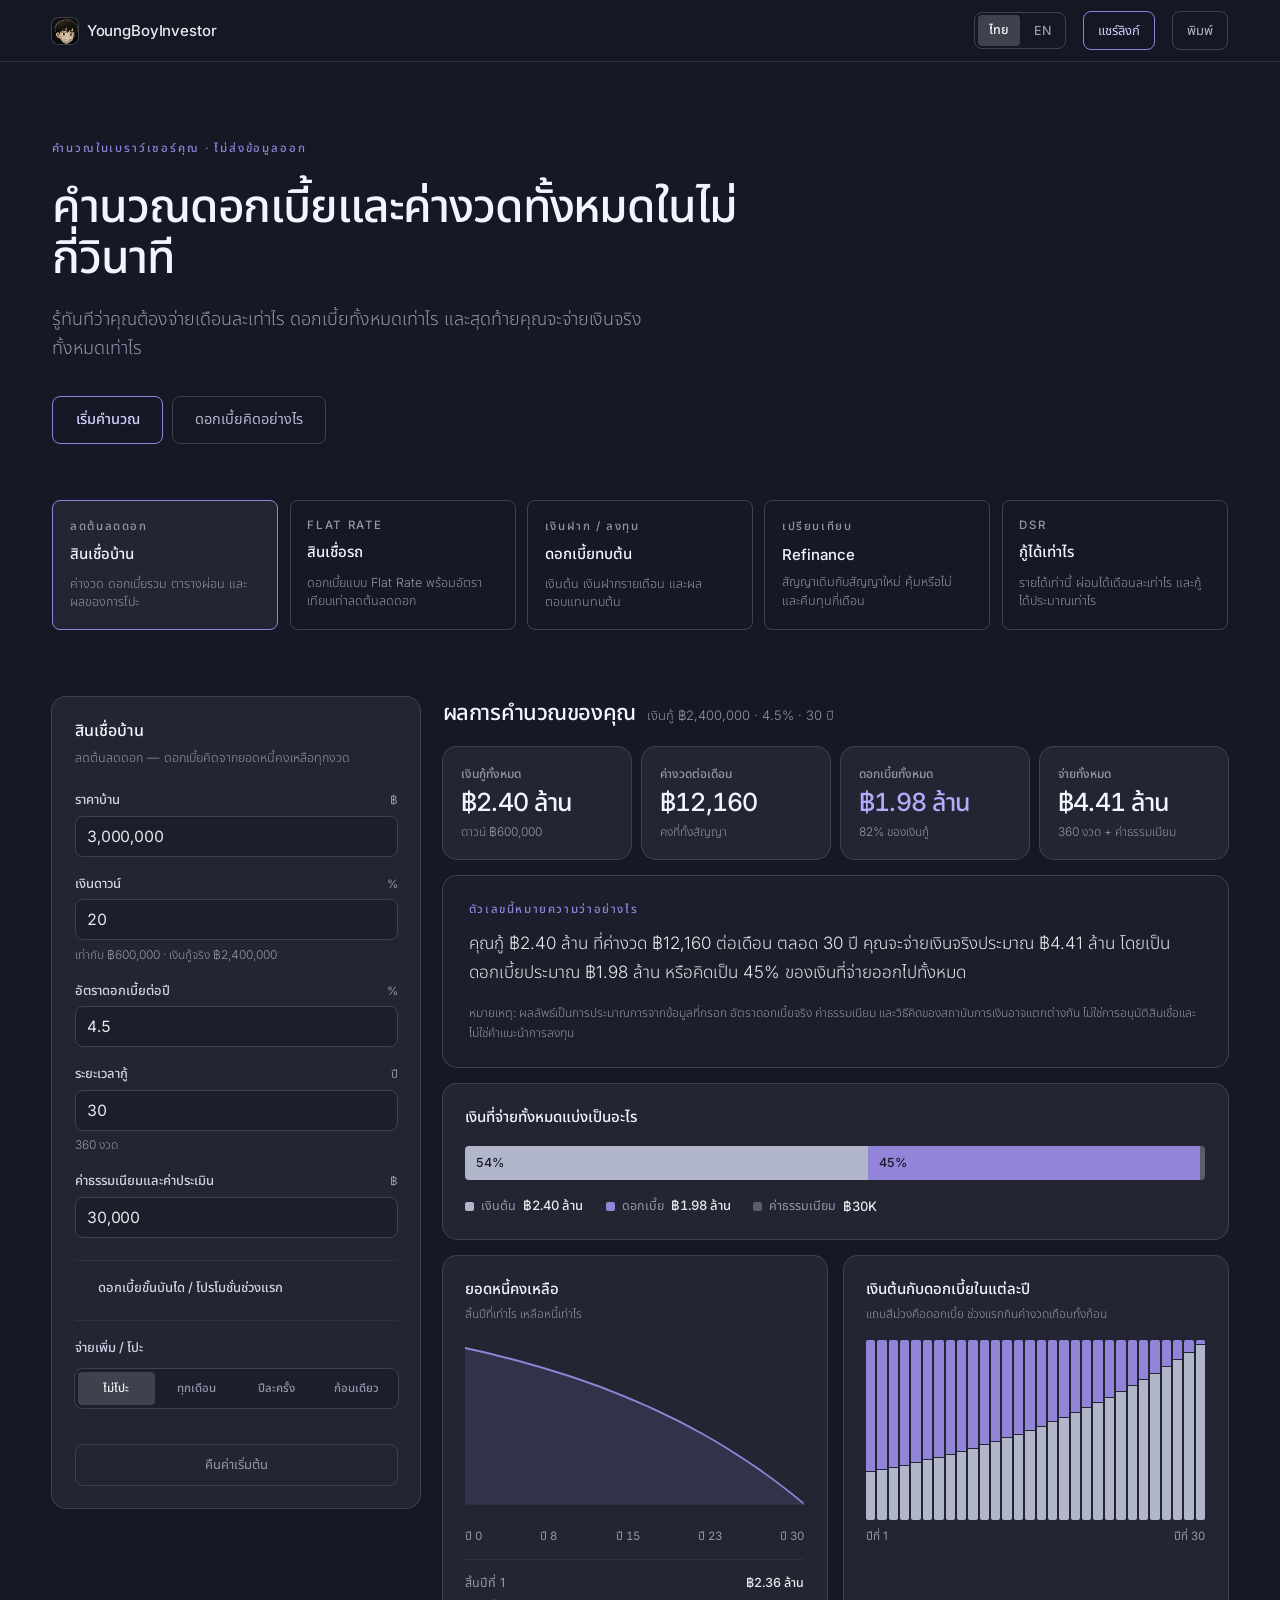
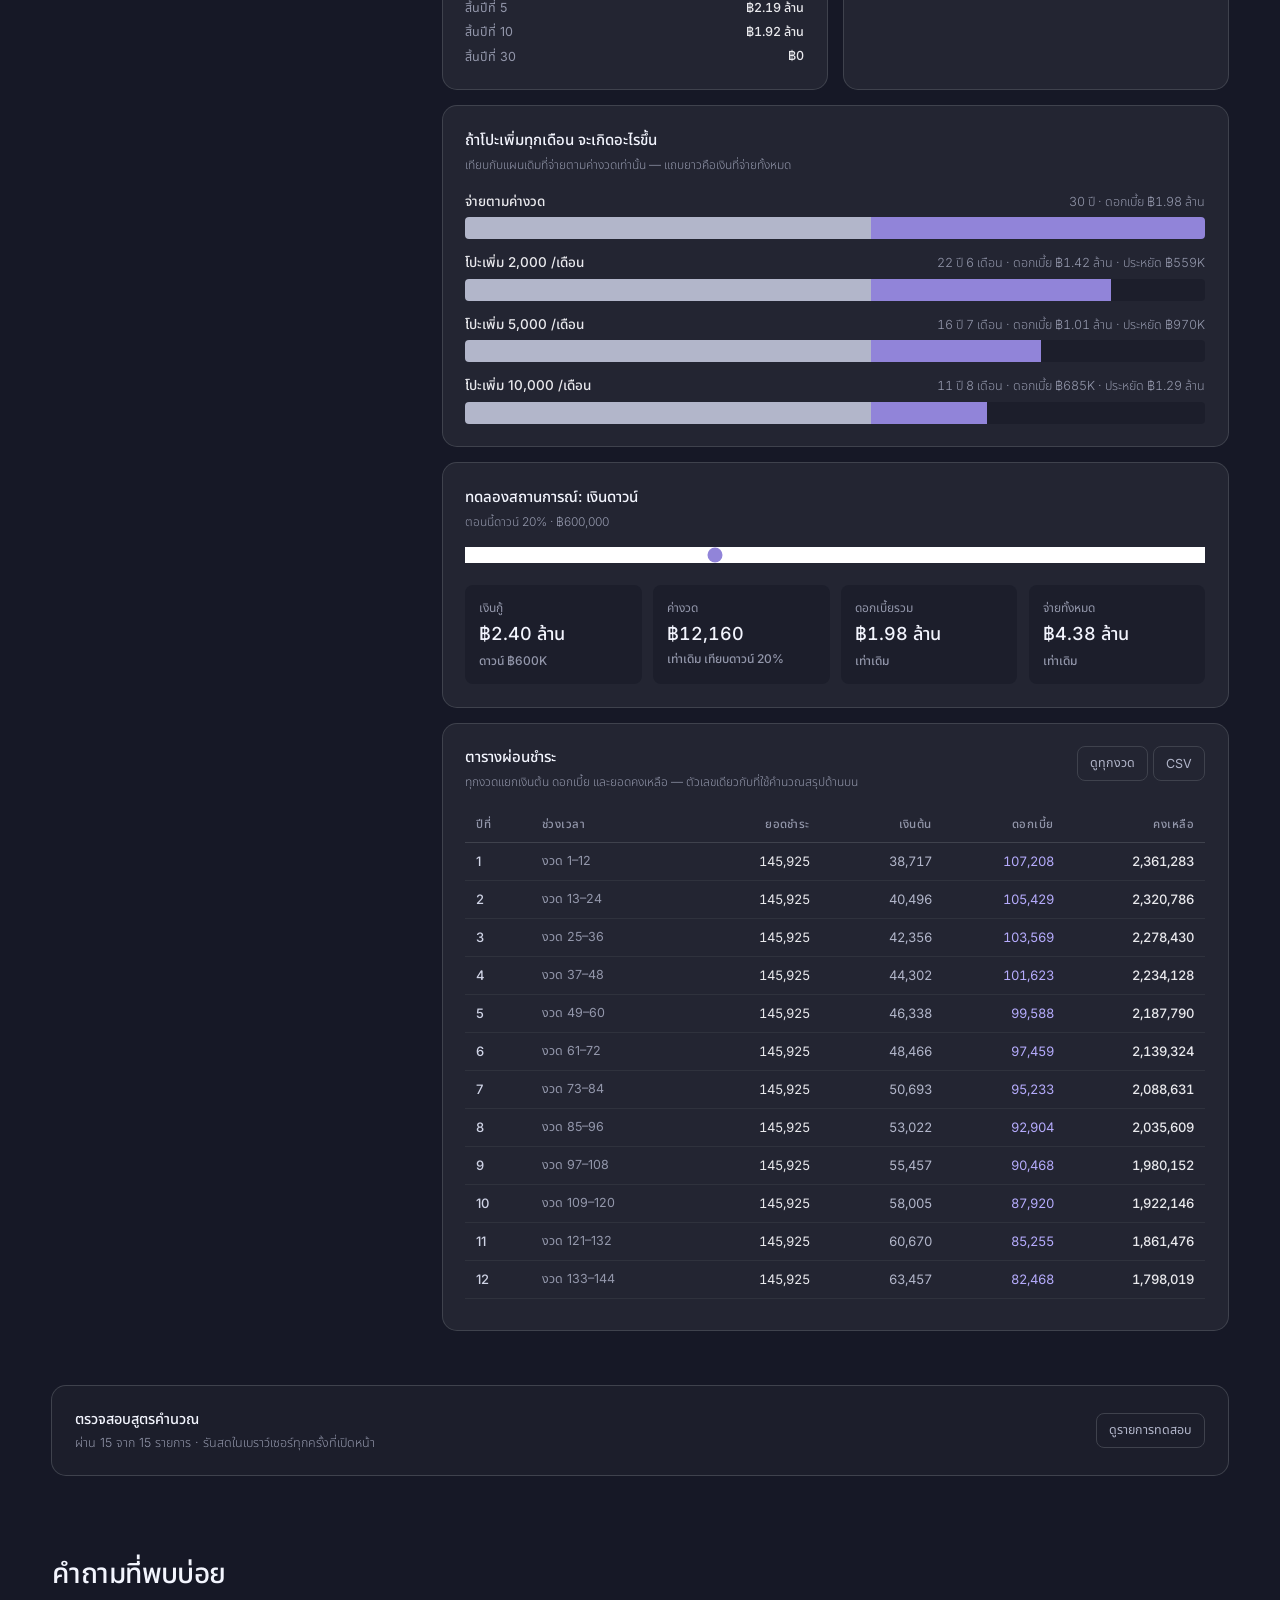
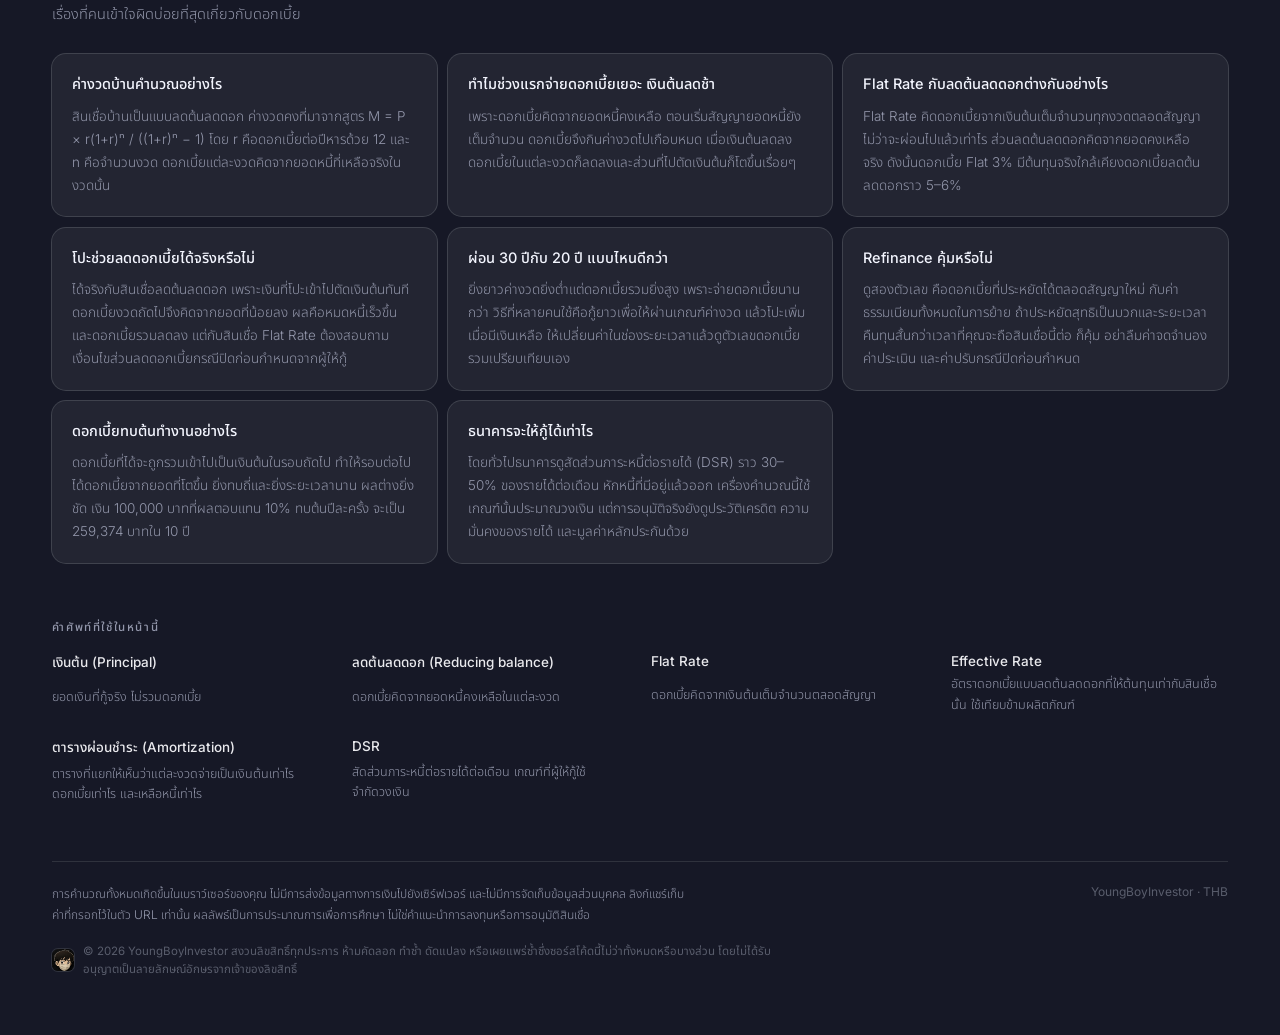
<file: index.html>
<!DOCTYPE html>
<html lang="th">
<head>
<meta charset="utf-8" />
<meta name="viewport" content="width=device-width, initial-scale=1" />
<title>เครื่องคำนวณสินเชื่อและดอกเบี้ย · Loan &amp; Interest Calculator</title>
<link rel="preconnect" href="https://fonts.googleapis.com" />
<link rel="preconnect" href="https://fonts.gstatic.com" crossorigin />
<link href="https://fonts.googleapis.com/css2?family=Inter:wght@300;400;500;600&family=Noto+Sans+Thai:wght@300;400;500;600&display=swap" rel="stylesheet" />
<link rel="stylesheet" href="styles.css" />
</head>
<body>
<div id="app"></div>
<script src="engine.js"></script>
<script src="content.js"></script>
<script src="app.js"></script>
</body>
</html>
</file>
<file: styles.css>
/* Nocturne-derived styles for the loan & interest calculator.
   Values are taken directly from the Claude Design prototype (colors,
   spacing, radii) so the built page matches it pixel for pixel. */

*{box-sizing:border-box}
html,body{margin:0;padding:0}
body{background:#161826;color:#e9e9ed;font-family:'Inter','Noto Sans Thai',system-ui,sans-serif;font-weight:400;-webkit-font-smoothing:antialiased;text-wrap:pretty}
a{color:#d2cefd;text-decoration:none}
a:hover{color:#e7e5fe;text-decoration:underline}
input,select,button,textarea{font-family:inherit;font-size:inherit;color:inherit}
button,input,select{-webkit-appearance:none;appearance:none;margin:0}
button{cursor:pointer}
input[type=range]{accent-color:#9184d9}
input[type=checkbox]{accent-color:#9184d9}
select option{background:#232532;color:#e9e9ed}
:focus-visible{outline:2px solid #9184d9;outline-offset:2px}
::selection{background:rgba(145,132,217,0.32)}
::-webkit-scrollbar{width:10px;height:10px}
::-webkit-scrollbar-thumb{background:#3f424d;border-radius:8px}
::-webkit-scrollbar-track{background:transparent}
@media print{.noprint{display:none !important}}
@media (max-width:900px){.split{grid-template-columns:1fr !important}.sticky{position:static !important}}

.range-full{width:100%}

/* ---------- page shell ---------- */
.page{min-height:100vh;background:#161826;padding-bottom:56px}

/* ---------- navbar ---------- */
.navbar{position:sticky;top:0;z-index:40;background:rgba(22,24,38,0.9);backdrop-filter:blur(12px);border-bottom:1px solid #2f323d}
.navbar-inner{max-width:1220px;margin:0 auto;padding:11.2px 22.4px;display:flex;align-items:center;gap:16.8px;flex-wrap:wrap}
.brand{display:flex;align-items:center;gap:8.4px}
.brand-logo{width:26px;height:26px;border-radius:7px;object-fit:cover;box-shadow:0 0 0 1px #3f424d}
.brand-name{font-weight:500;font-size:15px;letter-spacing:-0.01em}
.spacer{flex:1}

.seg{display:flex;gap:2.8px;border-radius:8px}
.lang-switch{border:1px solid #3f424d;padding:2.8px}
.seg-opt{padding:5.6px 11.2px;border:none;border-radius:4px;font-size:12.5px;font-weight:500;cursor:pointer;white-space:nowrap;background:transparent;color:#9397ab}
.seg-opt.active{background:#3f424d;color:#f3f5fe}

.btn-outline-accent{padding:8.4px 14px;border:1px solid #9184d9;background:transparent;color:#d2cefd;border-radius:8px;font-size:13px;cursor:pointer;white-space:nowrap}
.btn-outline-accent:hover{background:rgba(145,132,217,0.12)}
.btn-outline-neutral{padding:8.4px 14px;border:1px solid #3f424d;background:transparent;color:#b2b6ca;border-radius:8px;font-size:13px;cursor:pointer;white-space:nowrap}
.btn-outline-neutral:hover{background:rgba(145,132,217,0.08);border-color:#5d5294}

/* ---------- hero ---------- */
.hero{max-width:1220px;margin:0 auto;padding:78px 22.4px 0}
.hero-inner{max-width:720px}
.kicker{font-size:11.5px;letter-spacing:0.16em;text-transform:uppercase;color:#9184d9;font-weight:500;margin-bottom:22.4px}
.hero h1{margin:0;font-size:46px;line-height:1.12;font-weight:500;letter-spacing:-0.025em;color:#f3f5fe}
.hero p{margin:22.4px 0 0;font-size:18px;line-height:1.6;color:#9397ab;max-width:600px;font-weight:300}
.hero-ctas{display:flex;gap:8.4px;margin-top:33.6px;flex-wrap:wrap}
.btn-cta-primary{padding:12px 22.4px;border:1px solid #9184d9;border-radius:8px;background:transparent;color:#d2cefd;font-size:14.5px;font-weight:500;cursor:pointer;white-space:nowrap}
.btn-cta-primary:hover{background:rgba(145,132,217,0.14)}
.btn-cta-secondary{padding:12px 22.4px;border:1px solid #3f424d;border-radius:8px;background:transparent;color:#b2b6ca;font-size:14.5px;cursor:pointer;white-space:nowrap}
.btn-cta-secondary:hover{border-color:#5d5294;color:#e9e9ed}

/* ---------- category cards ---------- */
.cats-section{max-width:1220px;margin:0 auto;padding:56px 22.4px 0}
.cats-grid{display:grid;grid-template-columns:repeat(auto-fit,minmax(196px,1fr));gap:11.2px}
.cat-card{text-align:left;padding:16.8px;border:1px solid #3f424d;background:transparent;border-radius:8px;cursor:pointer;display:grid;gap:8.4px}
.cat-card:hover{border-color:#9184d9}
.cat-card.active{border-color:#9184d9;background:#232532}
.cat-tag{font-size:11.5px;letter-spacing:0.14em;text-transform:uppercase;color:#9397ab;font-weight:500}
.cat-label{font-size:15px;font-weight:500;color:#f3f5fe}
.cat-note{font-size:12.5px;color:#9397ab;line-height:1.5;font-weight:300}

/* ---------- calculator layout ---------- */
#calc{max-width:1220px;margin:0 auto;padding:67px 22.4px 0}
.split{display:grid;grid-template-columns:minmax(300px,368px) 1fr;gap:22.4px;align-items:start}
.sidebar{display:grid;gap:11.2px;position:sticky;top:72px}

.panel{background:#232532;border-radius:14px;padding:22.4px;box-shadow:0 0 0 1px #3f424d}
.panel-title{font-size:16px;font-weight:500;color:#f3f5fe}
.panel-note{font-size:12.5px;color:#9397ab;line-height:1.5;margin-top:5.6px;margin-bottom:22.4px;font-weight:300}

.fields{display:grid;gap:16.8px}
.field{display:grid;gap:5.6px}
.field-head{display:flex;justify-content:space-between;align-items:baseline;gap:8.4px}
.field-label{font-size:13px;font-weight:500;color:#cfd3e5}
.field-unit{font-size:11.5px;color:#9397ab}

.seg-block{display:flex;gap:2.8px;background:#1c1e2b;padding:2.8px;border-radius:8px;box-shadow:0 0 0 1px #3f424d}
.seg-block .seg-opt{flex:1;padding:8px 5.6px;text-align:center}

.field-select{width:100%;padding:10px 11.2px;border:1px solid #3f424d;border-radius:8px;background:#1c1e2b;font-size:14.5px}
.field-input{width:100%;padding:10px 11.2px;border:1px solid #3f424d;border-radius:8px;background:#1c1e2b;font-size:15.5px;font-variant-numeric:tabular-nums;letter-spacing:-0.01em}
.field-input.error{border-color:#d98484}
.field-error{font-size:12px;color:#d98484;line-height:1.45}
.field-hint{font-size:12px;color:#9397ab;line-height:1.5;font-weight:300}

.stepup-block{margin-top:22.4px;padding-top:16.8px;border-top:1px solid #2f323d;display:grid;gap:14px}
.stepup-check-label{display:flex;align-items:center;gap:8.4px;cursor:pointer;font-size:13px;font-weight:500;color:#cfd3e5}
.stepup-check-label input{width:15px;height:15px}
.stepup-fields{display:grid;gap:8.4px}
.stepup-row{display:flex;align-items:center;gap:8.4px}
.stepup-row-label{flex:1;font-size:12.5px;color:#9397ab}
.stepup-row-input{width:80px;padding:7px 9px;border:1px solid #3f424d;border-radius:4px;background:#1c1e2b;text-align:right;font-size:14px;font-variant-numeric:tabular-nums}
.stepup-row-suffix{font-size:12.5px;color:#9397ab;width:12px}

.extra-panel{margin-top:22.4px;padding-top:16.8px;border-top:1px solid #2f323d}
.extra-title{font-size:13px;font-weight:500;color:#cfd3e5;margin-bottom:11.2px}
.extra-modes{display:flex;gap:2.8px;background:#1c1e2b;padding:2.8px;border-radius:8px;margin-bottom:14px;box-shadow:0 0 0 1px #3f424d}
.extra-modes .seg-opt{flex:1;padding:8px 2.8px;font-size:11.5px;text-align:center}
.extra-amt{display:grid;gap:8.4px}
.extra-amt-head{display:flex;justify-content:space-between;align-items:baseline}
.extra-amt-label{font-size:12.5px;color:#9397ab}
.extra-amt-value{font-size:14.5px;font-weight:500;font-variant-numeric:tabular-nums;color:#d2cefd}
.extra-lump-row{display:flex;align-items:center;gap:8.4px;margin-top:11.2px}
.extra-lump-label{flex:1;font-size:12.5px;color:#9397ab}
.extra-lump-input{width:80px;padding:7px 9px;border:1px solid #3f424d;border-radius:4px;background:#1c1e2b;text-align:right;font-size:14px}

.btn-reset{margin-top:22.4px;width:100%;padding:10px;border:1px solid #3f424d;background:transparent;border-radius:8px;font-size:13px;color:#9397ab;cursor:pointer}
.btn-reset:hover{border-color:#5d5294;color:#b2b6ca}

.info-box{background:#1c1e2b;border-radius:14px;padding:16.8px;box-shadow:0 0 0 1px #3f424d}
.info-box-title{font-size:13.5px;font-weight:500;color:#f3f5fe;margin-bottom:8.4px}
.info-box-body{font-size:12.5px;line-height:1.65;color:#9397ab;font-weight:300}

/* ---------- results ---------- */
.results{display:grid;grid-template-columns:minmax(0,1fr);gap:16.8px;min-width:0}

.error-box{background:rgba(217,132,132,0.08);border-radius:14px;padding:22.4px;box-shadow:0 0 0 1px rgba(217,132,132,0.4)}
.error-title{font-size:15px;font-weight:500;color:#d98484;margin-bottom:8.4px}
.error-list{display:grid;gap:4px}
.error-item{font-size:13.5px;color:#cfd3e5;line-height:1.5;font-weight:300}

.result-head{display:flex;align-items:baseline;gap:11.2px;flex-wrap:wrap}
.result-title{font-size:22px;font-weight:500;letter-spacing:-0.02em;color:#f3f5fe}
.result-caption{font-size:13px;color:#9397ab;font-weight:300}

.big-cards{display:grid;grid-template-columns:repeat(auto-fit,minmax(168px,1fr));gap:11.2px}
.big-card{background:#232532;border-radius:14px;padding:18px;display:grid;gap:5.6px;box-shadow:0 0 0 1px #3f424d}
.big-card-label{font-size:12px;color:#9397ab;font-weight:500}
.big-card-value{font-size:25px;font-weight:500;letter-spacing:-0.03em;font-variant-numeric:tabular-nums;line-height:1.15}
.big-card-sub{font-size:12px;color:#9397ab;font-weight:300}

.narrative-box{background:#1c1e2b;border-radius:14px;padding:25px 26px;box-shadow:0 0 0 1px #3f424d}
.narrative-kicker{font-size:11.5px;letter-spacing:0.14em;text-transform:uppercase;color:#9184d9;font-weight:500;margin-bottom:11.2px}
.narrative-text{font-size:17px;line-height:1.7;font-weight:300;color:#e9e9ed}
.narrative-disclaimer{font-size:12px;line-height:1.6;color:#9397ab;margin-top:16.8px;font-weight:300}

.card{background:#232532;border-radius:14px;padding:22.4px;box-shadow:0 0 0 1px #3f424d}
.card-title{font-size:15px;font-weight:500;color:#f3f5fe;margin-bottom:16.8px}

.breakdown-bar{display:flex;height:34px;border-radius:4px;overflow:hidden;background:#1c1e2b}
.breakdown-seg{display:flex;align-items:center;padding-left:11.2px;color:#161826;font-size:12.5px;font-weight:500;white-space:nowrap;overflow:hidden}
.breakdown-legend{display:flex;gap:22.4px;margin-top:16.8px;flex-wrap:wrap}
.legend-item{display:flex;align-items:center;gap:7px}
.legend-swatch{width:9px;height:9px;border-radius:2px}
.legend-label{font-size:12.5px;color:#9397ab;white-space:nowrap}
.legend-value{font-size:13px;font-weight:500;font-variant-numeric:tabular-nums;color:#e9e9ed;white-space:nowrap}

.charts-grid{display:grid;grid-template-columns:repeat(auto-fit,minmax(320px,1fr));gap:16.8px}
.chart-card-title{font-size:15px;font-weight:500;color:#f3f5fe}
.chart-card-note{font-size:12px;color:#9397ab;margin-top:4px;margin-bottom:16.8px;font-weight:300}
.chart-svg{width:100%;height:180px;display:block}
.chart-ticks{display:flex;justify-content:space-between;margin-top:8.4px}
.chart-tick{font-size:11.5px;color:#9397ab;font-variant-numeric:tabular-nums}
.chart-marks{display:grid;gap:5.6px;margin-top:14px;padding-top:14px;border-top:1px solid #2f323d}
.chart-mark-row{display:flex;justify-content:space-between;gap:11.2px;font-size:12.5px}
.chart-mark-label{color:#9397ab;white-space:nowrap}
.chart-mark-value{font-weight:500;font-variant-numeric:tabular-nums;color:#e9e9ed;white-space:nowrap}

.bars{display:flex;align-items:flex-end;gap:2px;height:180px}
.bar-col{flex:1;display:flex;flex-direction:column;justify-content:flex-end;height:100%;gap:1px;min-width:2px}
.bar-b{background:#9184d9;border-radius:2px 2px 0 0}
.bar-a{background:#b2b6ca;border-radius:0 0 2px 2px}
.bars-labels{display:flex;justify-content:space-between;margin-top:8.4px;font-size:11.5px;color:#9397ab}

.extra-compare-rows{display:grid;gap:14px}
.extra-compare-row{display:grid;gap:5.6px}
.extra-compare-head{display:flex;justify-content:space-between;align-items:baseline;gap:11.2px;flex-wrap:wrap}
.extra-compare-label{font-size:13.5px;font-weight:500;color:#e9e9ed;white-space:nowrap}
.extra-compare-detail{font-size:12.5px;color:#9397ab;font-variant-numeric:tabular-nums;font-weight:300}
.extra-compare-bar{display:flex;height:22px;border-radius:4px;overflow:hidden;background:#1c1e2b}

.whatif-rows{display:grid;grid-template-columns:repeat(auto-fit,minmax(148px,1fr));gap:11.2px;margin-top:18px}
.whatif-card{background:#1c1e2b;border-radius:8px;padding:14px;display:grid;gap:4px}
.whatif-label{font-size:12px;color:#9397ab}
.whatif-value{font-size:18px;font-weight:500;font-variant-numeric:tabular-nums;color:#f3f5fe}
.whatif-delta{font-size:12px;font-weight:500}

.table2-verdict{font-size:19px;font-weight:500;margin-top:8.4px}
.table-wrap{overflow-x:auto;margin-top:18px}
table{width:100%;border-collapse:collapse}
.table2-wrap table{min-width:460px}
th{text-align:left;padding:8.4px 11.2px;font-size:11.5px;color:#9397ab;font-weight:500;border-bottom:1px solid #3f424d;letter-spacing:0.04em;text-transform:uppercase}
td{padding:11.2px;font-size:13.5px;border-bottom:1px solid #2f323d;color:#9397ab}
.cell-num{padding:11.2px;font-size:14px;text-align:right;font-variant-numeric:tabular-nums;border-bottom:1px solid #2f323d}
.table2-foot{font-size:12.5px;color:#9397ab;line-height:1.6;margin-top:16.8px;font-weight:300}

.amort-head{display:flex;justify-content:space-between;align-items:flex-start;gap:14px;flex-wrap:wrap;margin-bottom:16.8px}
.amort-title{font-size:15px;font-weight:500;color:#f3f5fe}
.amort-note{font-size:12px;color:#9397ab;margin-top:4px;font-weight:300}
.amort-actions{display:flex;gap:5.6px;flex-wrap:wrap}
.btn-small{padding:7px 12px;border:1px solid #3f424d;background:transparent;color:#b2b6ca;border-radius:8px;font-size:12.5px;cursor:pointer}
.btn-small:hover{border-color:#5d5294;color:#e9e9ed}
.amort-scroll{overflow-x:auto;max-height:500px;overflow-y:auto}
.amort-scroll table{min-width:620px}
.amort-scroll th{background:#232532;position:sticky;top:0;white-space:nowrap}
.amort-scroll td{padding:9px 11.2px;font-size:13px}

/* ---------- self-test panel ---------- */
.tests-section{max-width:1220px;margin:0 auto;padding:56px 22.4px 0}
.tests-panel{background:#1c1e2b;border-radius:14px;padding:22.4px;box-shadow:0 0 0 1px #3f424d}
.tests-head{display:flex;justify-content:space-between;align-items:center;gap:14px;flex-wrap:wrap}
.tests-title{font-size:14.5px;font-weight:500;color:#f3f5fe}
.tests-summary{font-size:12.5px;color:#9397ab;margin-top:3px;font-weight:300}
.test-rows{display:grid;gap:0;margin-top:16.8px}
.test-row{display:flex;gap:11.2px;align-items:baseline;padding:8.4px 0;border-bottom:1px solid #2f323d}
.test-mark{font-size:11.5px;font-weight:500;width:40px}
.test-name{flex:1;font-size:13px;color:#cfd3e5;font-weight:300}
.test-detail{font-size:12px;color:#9397ab;font-variant-numeric:tabular-nums}

/* ---------- FAQ ---------- */
.faq-section{max-width:1220px;margin:0 auto;padding:78px 22.4px 0}
.faq-title{font-size:28px;font-weight:500;letter-spacing:-0.02em;color:#f3f5fe}
.faq-sub{font-size:14.5px;color:#9397ab;margin-top:8.4px;margin-bottom:28px;font-weight:300}
.faq-grid{display:grid;grid-template-columns:repeat(auto-fit,minmax(330px,1fr));gap:11.2px}
.faq-card{background:#232532;border-radius:14px;padding:20px;box-shadow:0 0 0 1px #3f424d}
.faq-q{font-size:14.5px;font-weight:500;margin-bottom:8.4px;color:#f3f5fe}
.faq-a{font-size:13.5px;line-height:1.7;color:#9397ab;font-weight:300}

/* ---------- glossary ---------- */
.glossary-section{max-width:1220px;margin:0 auto;padding:56px 22.4px 0}
.glossary-title{font-size:11.5px;letter-spacing:0.14em;text-transform:uppercase;color:#9397ab;font-weight:500;margin-bottom:16.8px}
.glossary-grid{display:grid;grid-template-columns:repeat(auto-fit,minmax(260px,1fr));gap:22.4px}
.glossary-item{display:grid;gap:5.6px}
.glossary-term{font-size:13.5px;font-weight:500;color:#e9e9ed}
.glossary-def{font-size:12.5px;line-height:1.65;color:#9397ab;font-weight:300}

/* ---------- footer ---------- */
.footer-section{max-width:1220px;margin:0 auto;padding:56px 22.4px 0}
.footer-inner{border-top:1px solid #2f323d;padding-top:22.4px;display:flex;justify-content:space-between;gap:22.4px;flex-wrap:wrap}
.footer-text{max-width:640px;font-size:12px;line-height:1.7;color:#9397ab;font-weight:300}
.footer-brand{font-size:12px;color:#595d6c}
.footer-credit{margin-top:16.8px;display:flex;align-items:center;gap:8.4px;font-size:11.5px;line-height:1.6;color:#595d6c;font-weight:400;max-width:720px}
.footer-logo{flex:none;width:22px;height:22px;border-radius:6px;object-fit:cover;box-shadow:0 0 0 1px #2f323d}

/* ---------- note spacing overrides ---------- */
.note-mb18{margin-bottom:18px}
.note-mb0{margin-bottom:0}
</file>
